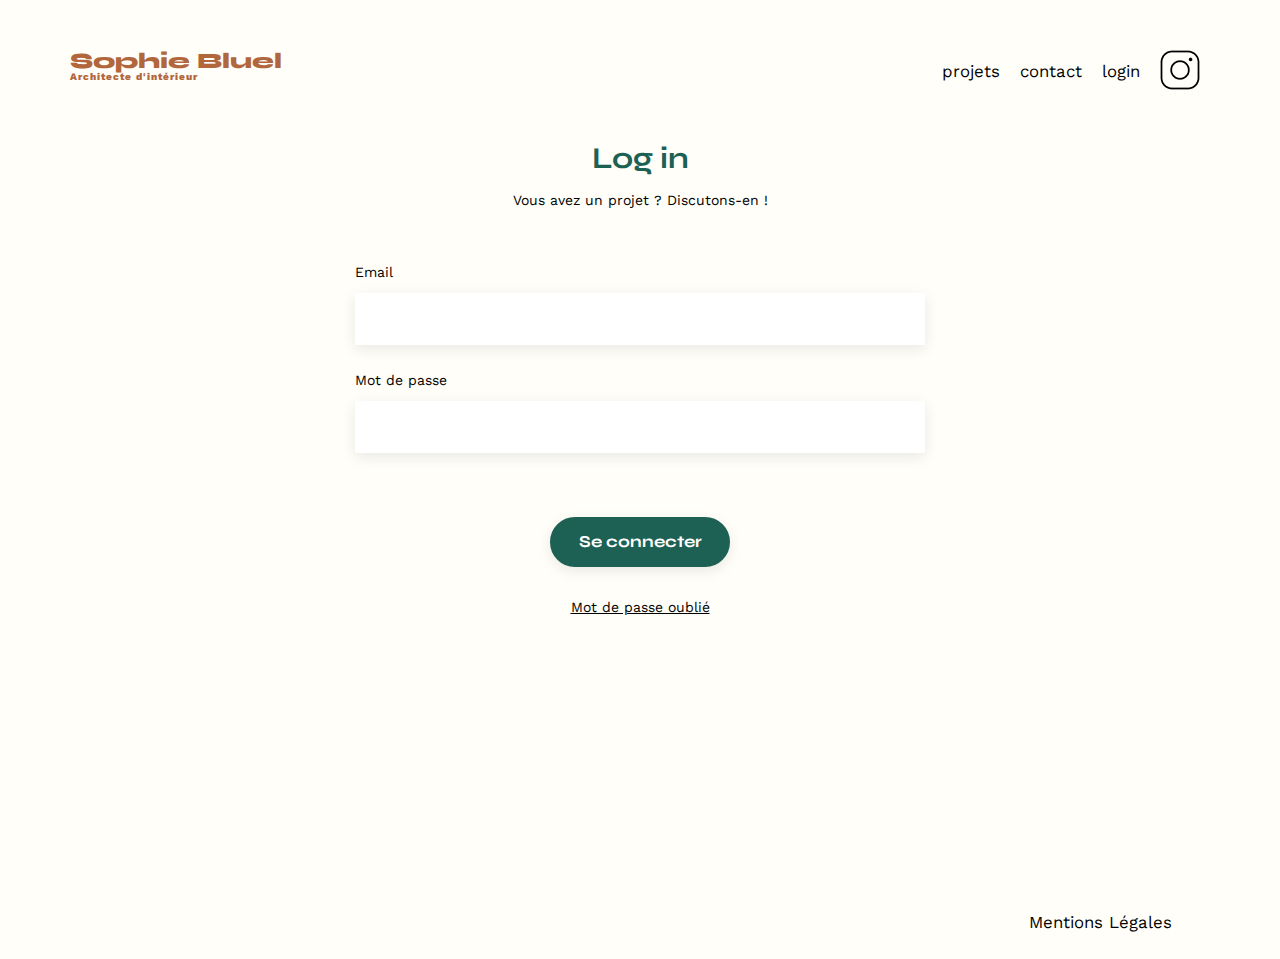
<file: login.html>
<!DOCTYPE html>
<html lang="fr">

<head>
	<meta charset="UTF-8">
	<title>Sophie Bluel - Architecte d'intérieur</title>
	<meta name="viewport" content="width=device-width, initial-scale=1.0">
	<link rel="preconnect" href="https://fonts.googleapis.com">
	<link rel="preconnect" href="https://fonts.gstatic.com" crossorigin>
	<link href="https://fonts.googleapis.com/css2?family=Syne:wght@700;800&family=Work+Sans&display=swap"
		rel="stylesheet">
	<meta name="description" content="">
	<link rel="stylesheet" href="./assets/style.css">
	<script src="login.js" defer></script>
</head>

<body>
	<header>
		<h1>Sophie Bluel <span>Architecte d'intérieur</span></h1>
		<nav>
			<ul>
				<li><a href="./index.html" id="projB">projets</a></li>
				<li>contact</li>
				<li>login</li>
				<li><img src="./assets/icons/instagram.png" alt="Instagram"></li>
			</ul>
		</nav>
	</header>
	<main>
		<section id="login">
			<h2>Log in</h2>
			<p>Vous avez un projet ? Discutons-en !</p>
			<form action="#" method="post">
				<label for="email">Email</label>
				<input type="email" name="email" id="email">
				<label for="pass">Mot de passe</label>
				<input type="password" id="pass" name="password" minlength="3" required>
				<p id="loginErr-message"></p>
				<input type="submit" value="Se connecter" class ="rounded">
			</form>
			<a href="#" class="forgotpw">Mot de passe oublié</a>
		</section>
	</main>

	<footer>
		<nav>
			<ul>
				<li>Mentions Légales</li>
			</ul>
		</nav>
	</footer>
</body>

</html>
</file>
<file: assets/style.css>
/* http://meyerweb.com/eric/tools/css/reset/
   v2.0 | 20110126
   License: none (public domain)
*/

html,
body,
div,
span,
applet,
object,
iframe,
h1,
h2,
h3,
h4,
h5,
h6,
p,
blockquote,
pre,
a,
abbr,
acronym,
address,
big,
cite,
code,
del,
dfn,
em,
img,
ins,
kbd,
q,
s,
samp,
small,
strike,
strong,
sub,
sup,
tt,
var,
b,
u,
i,
center,
dl,
dt,
dd,
ol,
ul,
li,
fieldset,
form,
label,
legend,
table,
caption,
tbody,
tfoot,
thead,
tr,
th,
td,
article,
aside,
canvas,
details,
embed,
figure,
figcaption,
footer,
header,
hgroup,
menu,
nav,
output,
ruby,
section,
summary,
time,
mark,
audio,
video {
	margin: 0;
	padding: 0;
	border: 0;
	font-size: 100%;
	font: inherit;
	vertical-align: baseline;
}
/* HTML5 display-role reset for older browsers */
article,
aside,
details,
figcaption,
figure,
footer,
header,
hgroup,
menu,
nav,
section {
	display: block;
}
body {
	line-height: 1;
}
ol,
ul {
	list-style: none;
}
blockquote,
q {
	quotes: none;
}
blockquote:before,
blockquote:after,
q:before,
q:after {
	content: "";
	content: none;
}
table {
	border-collapse: collapse;
	border-spacing: 0;
}
/** end reset css**/
body {
	max-width: 1140px;
	margin: auto;
	font-family: "Work Sans";
	font-size: 14px;
	height: 100%;
	background-color: #fffef8;
}
header {
	display: flex;
	justify-content: space-between;
	margin: 50px 0;
}
section {
	margin: 50px 0;
}

h1 {
	display: flex;
	flex-direction: column;
	font-family: "Syne";
	font-size: 22px;
	font-weight: 800;
	color: #b1663c;
}

h1 > span {
	font-family: "Work Sans";
	font-size: 10px;
	letter-spacing: 0.1em;
}

h2 {
	font-family: "Syne";
	font-weight: 700;
	font-size: 30px;
	color: #1d6154;
}
nav ul {
	display: flex;
	align-items: center;
	list-style-type: none;
}
nav li {
	padding: 0 10px;
	font-size: 1.2em;
}

li:hover {
	color: #b1663c;
}
#introduction {
	display: flex;
	align-items: center;
}
#introduction figure {
	flex: 1;
}
#introduction img {
	display: block;
	margin: auto;
	width: 80%;
}

#introduction article {
	flex: 1;
}
#introduction h2 {
	margin-bottom: 1em;
}

#introduction p {
	margin-bottom: 0.5em;
}
#portfolio h2 {
	text-align: center;
	/* margin-bottom: 1em; */
}
.gallery {
	width: 100%;
	display: grid;
	grid-template-columns: 1fr 1fr 1fr;
	grid-column-gap: 20px;
	grid-row-gap: 30px;
}

.gallery img {
	width: 100%;
	height: 100%;
	object-fit: cover;
}
#contact {
	width: 50%;
	margin: auto;
}
#contact > * {
	text-align: center;
}
#contact h2 {
	margin-bottom: 20px;
}
#contact form {
	text-align: left;
	margin-top: 30px;
	display: flex;
	flex-direction: column;
}

#contact input {
	height: 50px;
	font-size: 1.2em;
	border: none;
	box-shadow: 0px 4px 14px rgba(0, 0, 0, 0.09);
}
#contact label {
	margin: 2em 0 1em 0;
}
#contact textarea {
	border: none;
	box-shadow: 0px 4px 14px rgba(0, 0, 0, 0.09);
}

input[type="submit"] {
	font-family: "Syne";
	font-weight: 700;
	color: white;
	background-color: #1d6154;
	margin: 0px auto 2em auto;
	width: 180px;
	text-align: center;
	border-radius: 60px;
}

footer nav ul {
	display: flex;
	justify-content: flex-end;
	margin: 2em;
}

/*     -----------------------   my code ----------------------- */

.top-blackLine {
	display: none;
	justify-content: center;
	align-items: center;
	width: 100%;
	height: 60px;
	background: black;
	position: absolute;
	top: 0px;
	left: 0px;
}

.top-blackLine_nav {
	display: flex;
	gap: 25px;
	align-items: center;
}

.editionModeBtn {
	color: white;
	text-decoration: none;
}

.publicateChangesBtn {
	color: black;
	background-color: white;
	text-decoration: none;
	padding: 11px 23px;
	font-weight: 700;
	text-align: center;
	border-radius: 60px;
	border: 2px solid;
	border-color: white;
	transition: transform 150ms ease;
}

.filter-menu {
	display: flex;
	flex-direction: row;
	justify-content: center;
	gap: 10px;
	margin-top: 50px;
	margin-bottom: 50px;
}

.filter-option {
	padding: 9px 30px;
}

.rounded {
	border: 2px solid #1d6154;
	border-radius: 60px;
	color: #1d6154;
	font-family: "Syne";
	font-style: normal;
	font-weight: 700;
	font-size: 16px;
	line-height: 19px;
	text-align: center;
	transform: scale(1);
	transition: transform 150ms ease;
}



.rounded:hover {
	transform: scale(1.025);
	transition: transform 150ms ease;
}

.modify {
	display: none;
	font-family: "Work Sans";
	font-size: 14px;
	text-decoration: none;
	color: black;
	cursor: pointer;
}

#logB {
	text-decoration: none;
	color: Black;
}

#logB:hover {
	color: #b1663c;
}

#projB {
	text-decoration: none;
	color: Black;
}

#projB:hover {
	color: #b1663c;
}

#portfolio_header {
	margin-bottom: 1em;
	display: flex;
	align-items: center;
	justify-content: center;
	gap: 20px;
}

#modifyProject {
	color: black;
	border: none;
	background-color: #fffef8;
}
#modifyProject:hover {
	transform: scale(1.1);
	transition: transform 100ms ease;
}

#sbModal {
	display: none;
	position: fixed;
	box-sizing: border-box;
	z-index: 1;
	margin: auto;
	overflow: auto;
	padding: 60px 100px 50px 100px;
	border-radius: 10px;
	left: 0;
	top: 200px;
	right: 0;
	bottom: 200px;
	width: 650px;
	height: 730px;
	background: #ffffff;
	animation: modalAppear 300ms ease-in;
}

.modal-content {
	display: flex;
	flex-direction: column;
	align-items: center;
	width: 100%;
	height: 100%;
}

#sbModal .close {
	font-size: 24px;
	cursor: pointer;
	top: 26px;
	right: 30px;
	position: absolute;
	font-weight: bold;
}

#sbModal .previous {
	font-size: 16px;
	cursor: pointer;
	top: 26px;
	left: 30px;
	position: absolute;
}

.modal_title {
	font-family: "Work Sans";
	font-style: normal;
	font-weight: 400;
	font-size: 26px;
	line-height: 30px;
	margin-bottom: 40px;
}

.smlGallery {
	display: grid;
	grid-template-columns: 1fr 1fr 1fr 1fr 1fr;
	grid-column-gap: 9px;
	grid-row-gap: 12px;
	height: 500px;
	overflow: auto;
}

.smlGallery img {
	width: 78px;
	height: 100px;
}

.smlGallery i {
	color: white;
	position: absolute;
	top: 5px;
	right: 5px;
	background-color: black;
	padding: 3px;
	font-size: 10px;
	cursor: pointer;
}

.smlGallery figure {
	position: relative;
}

.grayLine {
	margin: 50px 0px 40px 0px;
	width: 100%;
	border-top: 2px solid #b3b3b3;
}

.addPic_btn {
	display: flex;
	width: 237px;
	height: 36px;
	padding: 10px 48px;
	font-size: 14px;
	font-weight: 700;
	align-items: center;
	justify-content: center;
	margin-bottom: 25px;
}

.delete_btn {
	width: 237px;
	height: 17px;
	font-weight: 400;
	color: red;
	border: none;
	background-color: #fff;
}

.pic_add-img-label {
	display: flex;
	flex-direction: column;
	justify-content: center;
	align-items: center;
	width: 420px;
	height: 170px;
	background: #e8f1f7;
	border-radius: 5px;
}

.pic_add-title-label,
.pic_add-category-label {
	margin-top: 30px;
}

#photo {
	display: none;
}

#file-upload-button {
	background-color: #1d6154;
}

.addPicIcon {
	font-size: 64px;
	color: grey;
}
.addPic_Description-title , .addPic_Description-byline, .addPicIcon {
	display: flex;
}

#preview{
	display: none;
	width:130px;
	height: 170px;
}

.addPic_Description-title {
	color: #306685;
	padding: 10px 33px;
	border-radius: 50px;
	background-color: #cbd6dc;
	margin-top: 20px;
}

.addPic_Description-byline {
	font-size: 10px;
	margin-top: 8px;
}

.grayEffect {
	background: rgba(0, 0, 0, 0.3);
	animation: smoothingbgcolor 250ms ease;
}
.blurEffect {
	filter: blur(5px);
	animation: blurEffect 750ms ease;
}

.adjustedmodify {
	margin-left: 55px;
	margin-top: 10px;
}
.adjustedPortfolioHeader {
	margin-left: 80px;
}
.adjustedMainHeader {
	margin-top: 100px;
}
.selected {
	color: #fff;
	background-color: #1d6154;
}

#contactSubBtn{
	margin-top: 40px;
}

#submitForm {
	display: flex;
	flex-direction: column;
}

/* .--imgSelected {
	opacity: 0.5;
} */

.select-title,
.select-category {
	z-index: 2;
	box-sizing: border-box;
	width: 420px;
	height: 51px;
	margin-top: 10px;

	border: 0px solid;
	background-color: transparent;
	box-shadow: 0px 4px 14px rgba(0, 0, 0, 0.2);
	outline: none;
	padding: 0px;
	font-family: "Work Sans";
	font-size: 16px;
}

#submitBtn {
	margin: 0 auto;
	padding: 10px 50px;
	width: 237px;
}

/*     -----------------------   fin my code ----------------------- */
#login {
	width: 50%;
	margin: auto;
	margin-bottom: 300px;
}
#login > * {
	text-align: center;
}
#login h2 {
	margin-bottom: 20px;
}
#login form {
	text-align: left;
	margin-top: 30px;
	display: flex;
	flex-direction: column;
}
#login input {
	height: 50px;
	font-size: 1.2em;
	/* border: none; */
	box-shadow: 0px 4px 14px rgba(0, 0, 0, 0.09);
}
#login label {
	margin: 2em 0 1em 0;
}
#login textarea {
	border: none;
	box-shadow: 0px 4px 14px rgba(0, 0, 0, 0.09);
}

#email, #pass {
	border:none;
}

/*     -----------------------  my code ----------------------- */

.loginErr {
	background-color: rgba(255, 68, 68, 0.445);
	border: 2px solid;
	border-color: rgba(255, 68, 68, 0.445);
	animation: shake 100ms ease-in 4;
}

.forgotpw {
	display: flex;
	justify-content: center;
	color: black;
}

#loginErr-message {
	display:flex;
	justify-content: center;
	height: 24px;
	margin: 20px 0px 20px 0px;
	font-size: 16px;
	color: red;
}

@keyframes shake {
	0% {
		transform: translateX(0px);
	}
	25% {
		transform: translateX(-8px);
	}
	50% {
		transform: translateX(0px);
	}
	75% {
		transform: translateX(8px);
	}
	100% {
		transform: translateX(0px);
	}
}

@keyframes modalAppear {
	0% {
		opacity: 0;
		transform: TranslateY(-5rem);
	}
	5% {
		opacity: 0;
	}
	100% {
		opacity: 1;
		transform: TranslateY(0rem);
	}
}

@keyframes grayEffect {
	0% {
		background-color: rgb(255, 254, 248, 1);
	}
	40% {
		background-color: rgb(255, 254, 248, 1);
	}
	100% {
		background: rgba(0, 0, 0, 0.3);
	}
}

@keyframes blurEffect {
	0% {
		filter: blur(0px);
	}
	100% {
		filter: blur(5px);
	}
}
</file>
